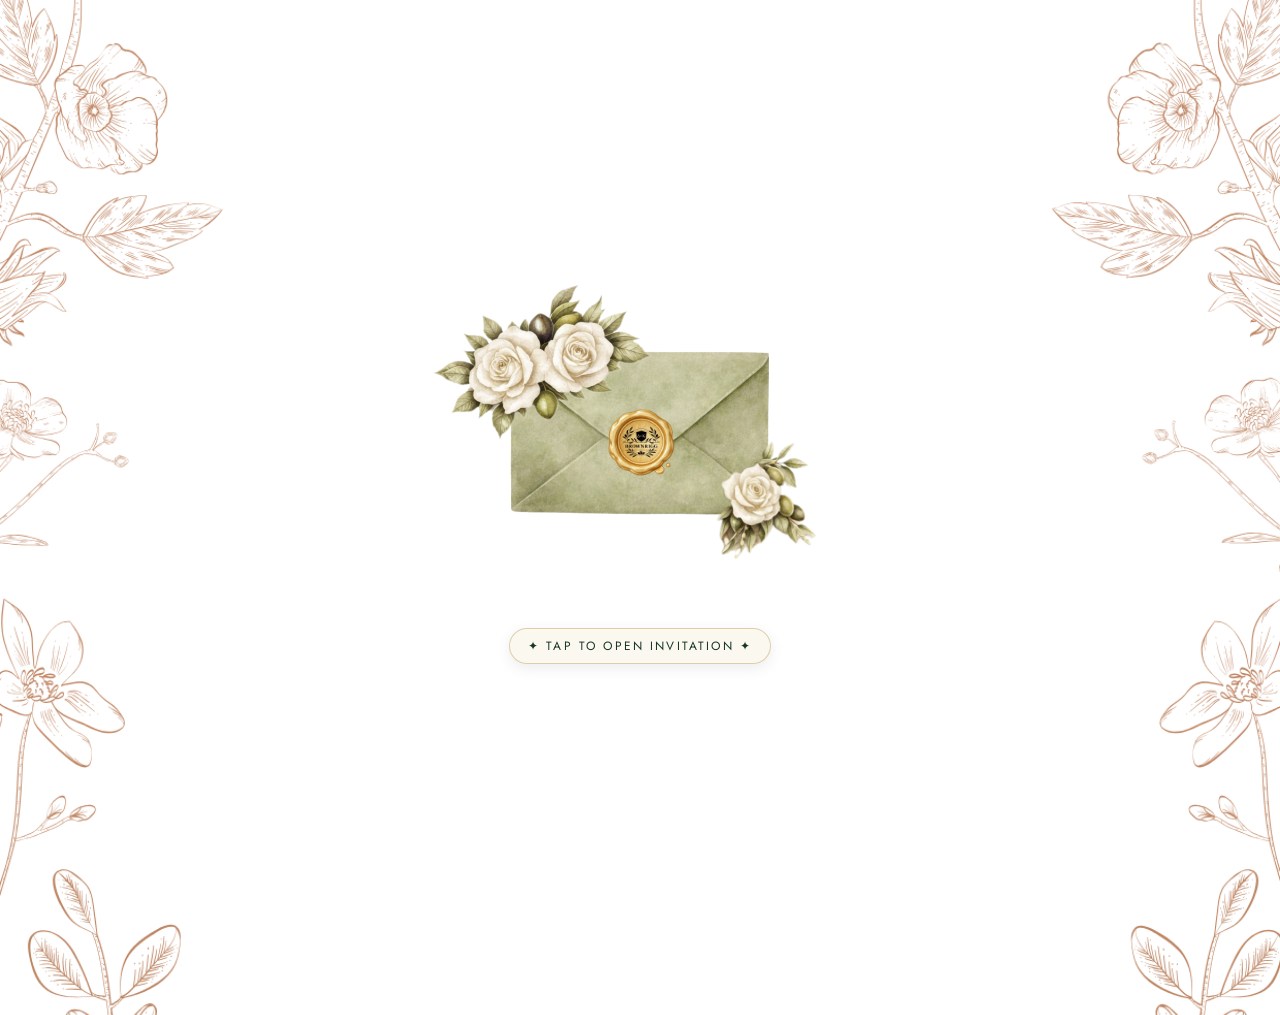
<file: index.html>
<!doctype html>
<html lang="en">
  <head>
    <meta charset="UTF-8" />
    <meta name="viewport" content="width=device-width, initial-scale=1.0, maximum-scale=5.0, user-scalable=yes" />
    <title>Yasar &amp; Zillaa — Wedding Invitation</title>

    <!-- WhatsApp & Social Media Preview Cards -->
    <meta property="og:type" content="website" />
    <meta property="og:title" content="✨ Wedding Invitation | Yasar &amp; Zillaa" />
    <meta property="og:description" content="Arshul Ahmed SV &amp; Rasheeda KV cordially invite your esteemed presence with family to celebrate the wedding of Yasar &amp; Zillaa on Saturday, 14 November 2026 at New Castle Auditorium." />
    <meta property="og:image" content="assets/images/reference-envelope.jpg" />
    <meta property="og:image:width" content="1080" />
    <meta property="og:image:height" content="1920" />
    <meta name="theme-color" content="#f7f1e6" />

    <!-- Google Web Fonts -->
    <link rel="preconnect" href="https://fonts.googleapis.com" />
    <link rel="preconnect" href="https://fonts.gstatic.com" crossorigin />
    <link
      href="https://fonts.googleapis.com/css2?family=Cormorant+Garamond:ital,wght@0,400;0,500;0,600;1,400&family=Marcellus&family=Great+Vibes&family=Jost:wght@300;400;500;600&display=swap"
      rel="stylesheet"
    />

    <!-- Stylesheet -->
    <link rel="stylesheet" href="assets/css/style.css" />
  </head>
  <body class="scroll-locked">
    <!-- Background Audio Element -->
    <audio id="bg-music" src="assets/music/wedding-song.mp4" loop preload="auto" playsinline webkit-playsinline>
      <source src="assets/music/wedding-song.mp4" type="audio/mp4" />
      <source src="assets/music/wedding-song.mp3" type="audio/mpeg" />
    </audio>

    <!-- Ambient Texture -->
    <div class="bg-vein"></div>

    <div class="stage">
      <!-- =====================================================================
           1. ENVELOPE OPENING SCENE (LOTTIE ANIMATION)
           ===================================================================== -->
      <div class="envelope-scene" id="envelopeScene" title="Click to Open Invitation">
        <div id="envelope-lottie"></div>
        <div class="envelope-prompt" id="envelopePrompt">
          <span>✦ Tap to Open Invitation ✦</span>
        </div>
      </div>

      <!-- =====================================================================
           2. FULL INVITATION CARD
           ===================================================================== -->
      <div class="invitation-wrap" id="invitationWrap">
        <div class="card">
          <!-- 4 Ornate Gold Corner Brackets -->
          <span class="corner tl"></span>
          <span class="corner tr"></span>
          <span class="corner bl"></span>
          <span class="corner br"></span>

          <!-- Islamic Blessing -->
          <div class="bismillah-block">
            <div class="arabic">بِسْمِ اللَّهِ الرَّحْمَٰنِ الرَّحِيمِ</div>
            In the name of Allah,<br />the most Gracious, the most Merciful
          </div>

          <div class="divider"></div>

          <!-- Parents / Hosts Header -->
          <div class="parents" id="hostParents">
            Arshul Ahmed SV <span class="amp">&amp;</span> Rasheeda KV
          </div>

          <!-- Invitation Sentence -->
          <div class="invite-line">
            Cordially invite your esteemed presence with family on the
            auspicious occasion of the marriage of our son
          </div>

          <!-- The Couple -->
          <div class="couple">
            <!-- Groom -->
            <div class="person">
              <div class="person-name" id="groomName">Yasar</div>
              <div class="person-rel" id="groomRel">
                S/o Arshul Ahmed SV <span class="amp">&amp;</span> Rasheeda KV
              </div>
            </div>

            <!-- Botanical Leaf Separator -->
            <div class="couple-sep">
              <svg
                class="leaf"
                viewBox="0 0 26 52"
                fill="none"
                stroke="#b6903f"
                stroke-width="1.2"
              >
                <path d="M13 2v48" />
                <path d="M13 12c6 0 8 4 8 8s-4 6-8 4" />
                <path d="M13 28c-6 0-8 4-8 8s4 6 8 4" />
              </svg>
            </div>

            <!-- Bride -->
            <div class="person">
              <div class="person-name" id="brideName">Zillaa</div>
              <div class="person-rel" id="brideRel">
                D/o Fasal Rahman <span class="amp">&amp;</span> Mareena
              </div>
            </div>
          </div>

          <!-- Split Details: Date & Reception Timings -->
          <div class="details">
            <div class="detail-col">
              <div class="detail-label" id="eventDayOfWeek">Saturday</div>
              <div class="detail-main" id="eventDay">14</div>
              <div class="detail-sub" id="eventMonthYear">Nov 2026</div>
            </div>
            <div class="detail-divider"></div>
            <div class="detail-col">
              <div class="detail-label">Reception</div>
              <div class="detail-main" style="font-size: 21px;">1:00 PM <span style="font-size: 15px; color: var(--gold);">&amp;</span> 2:00 PM</div>
              <div class="detail-sub">Gents 1:00 PM · Ladies 2:00 PM</div>
            </div>
          </div>

          <!-- Venue Section -->
          <div class="venue-block">
            <div class="pin-icon">
              <svg
                width="18"
                height="18"
                viewBox="0 0 24 24"
                fill="none"
                stroke="currentColor"
                stroke-width="1.6"
              >
                <path
                  d="M12 22s7-7.4 7-12.5A7 7 0 0 0 5 9.5C5 14.6 12 22 12 22z"
                />
                <circle cx="12" cy="9.5" r="2.4" />
              </svg>
            </div>
            <div class="venue-label">Venue</div>
            <div class="venue-name" id="venueName">
              New Castle Auditorrium
            </div>

            <!-- Action Buttons: Map, Calendar, WhatsApp Share -->
            <div class="action-buttons-wrap">
              <a
                class="map-btn"
                id="venueMapLink"
                href="https://maps.app.goo.gl/fHWVf5iQmfUE1r3EA"
                target="_blank"
                rel="noopener"
              >
                <svg width="15" height="15" viewBox="0 0 24 24" fill="none" stroke="currentColor" stroke-width="2">
                  <path d="M21 10c0 7-9 13-9 13s-9-6-9-13a9 9 0 0 1 18 0z"></path>
                  <circle cx="12" cy="10" r="3"></circle>
                </svg>
                <span>View on map</span>
              </a>

              <button class="action-btn" id="addToCalBtn" type="button">
                <svg width="15" height="15" viewBox="0 0 24 24" fill="none" stroke="currentColor" stroke-width="2">
                  <rect x="3" y="4" width="18" height="18" rx="2" ry="2"></rect>
                  <line x1="16" y1="2" x2="16" y2="6"></line>
                  <line x1="8" y1="2" x2="8" y2="6"></line>
                  <line x1="3" y1="10" x2="21" y2="10"></line>
                </svg>
                <span>Add to Calendar</span>
              </button>

              <button class="action-btn" id="shareWaBtn" type="button">
                <svg width="15" height="15" viewBox="0 0 24 24" fill="currentColor">
                  <path d="M12.031 2C6.5 2 2 6.477 2 12c0 1.99.585 3.844 1.597 5.409L2.062 22l4.757-1.492C8.307 21.468 10.111 22 12.031 22c5.532 0 10.031-4.477 10.031-10s-4.5-10-10.031-10zm0 18.25c-1.685 0-3.277-.487-4.63-1.326l-.332-.205-2.825.886.9-2.732-.224-.356C4.015 15.08 3.531 13.58 3.531 12c0-4.687 3.813-8.5 8.5-8.5s8.5 3.813 8.5 8.5-3.813 8.5-8.5 8.5zm4.67-6.377c-.256-.128-1.514-.748-1.748-.834-.235-.085-.406-.128-.577.128-.17.256-.662.834-.812 1.005-.15.17-.3.192-.556.064-.256-.128-1.082-.399-2.06-1.272-.763-.68-1.278-1.52-1.428-1.777-.15-.256-.016-.395.112-.522.115-.114.256-.299.384-.448.128-.15.171-.256.257-.427.085-.17.042-.32-.022-.448-.064-.128-.577-1.39-.79-1.902-.207-.5-.418-.432-.577-.44l-.491-.009c-.17 0-.448.064-.683.32-.235.256-.897.876-.897 2.137s.918 2.479 1.046 2.65c.128.17 1.808 2.76 4.38 3.87 2.573 1.11 2.573.74 3.033.7c.46-.04 1.514-.62 1.728-1.22.213-.6.213-1.11.15-1.22-.064-.11-.235-.17-.491-.298z"/>
                </svg>
                <span>Share Invitation</span>
              </button>
            </div>
          </div>

          <!-- Countdown Timer -->
          <div class="countdown" id="countdown">
            <div class="cd-unit">
              <div class="cd-num" id="cd-days">–</div>
              <div class="cd-label">Days</div>
            </div>
            <div class="cd-unit">
              <div class="cd-num" id="cd-hours">–</div>
              <div class="cd-label">Hrs</div>
            </div>
            <div class="cd-unit">
              <div class="cd-num" id="cd-mins">–</div>
              <div class="cd-label">Min</div>
            </div>
            <div class="cd-unit">
              <div class="cd-num" id="cd-secs">–</div>
              <div class="cd-label">Sec</div>
            </div>
          </div>

        

        <!-- Footer Tagline -->
        <div class="footer-note" id="footerNote">Yasar &amp; Zillaa · 14.11.2026</div>
      </div>
    </div>

    <!-- Floating Sound / Mute Button -->
    <button id="mute-btn" class="mute-btn hidden" aria-label="Toggle sound" type="button">
      <svg
        id="icon-unmuted"
        viewBox="0 0 24 24"
        fill="none"
        stroke="currentColor"
        stroke-width="1.6"
        stroke-linecap="round"
        stroke-linejoin="round"
      >
        <polygon points="11 5 6 9 2 9 2 15 6 15 11 19 11 5"></polygon>
        <path d="M19.07 4.93a10 10 0 0 1 0 14.14M15.54 8.46a5 5 0 0 1 0 7.07"></path>
      </svg>
      <svg
        id="icon-muted"
        viewBox="0 0 24 24"
        fill="none"
        stroke="currentColor"
        stroke-width="1.6"
        stroke-linecap="round"
        stroke-linejoin="round"
        style="display: none"
      >
        <polygon points="11 5 6 9 2 9 2 15 6 15 11 19 11 5"></polygon>
        <line x1="23" y1="9" x2="17" y2="15"></line>
        <line x1="17" y1="9" x2="23" y2="15"></line>
      </svg>
    </button>

    <!-- Core Scripts -->
    <script src="assets/js/lottie.min.js"></script>
    <script src="assets/js/wedding-config.js"></script>
    <script src="assets/js/main.js"></script>
  </body>
</html>
</file>
<file: assets/css/style.css>
/* ==============================================================================
   CINEMATIC DIGITAL WEDDING INVITATION - YASAR & ZILLAA
   Aesthetic: Minimalist Luxury, Botanical Cream & Sage Green Gold
   Mobile-First, Responsive & High Performance
   ============================================================================== */

:root {
  --ink: #2b2a26;
  --cream: #f7f1e6;
  --paper: #fbf7ee;
  --deep: #173626;
  --deep-2: #0f2a1c;
  --gold: #b6903f;
  --gold-light: #dcc383;
  --sage: #7c9077;
  --line: #c9b98a;
}

* {
  box-sizing: border-box;
  margin: 0;
  padding: 0;
  -webkit-tap-highlight-color: transparent;
}

html {
  -webkit-text-size-adjust: 100%;
  text-size-adjust: 100%;
  scroll-behavior: smooth;
}

body {
  min-height: 100vh;
  min-height: 100dvh;
  background: url("../images/bg.png") center/cover no-repeat fixed;
  background-color: #faf6ee;
  font-family: "Jost", -apple-system, BlinkMacSystemFont, "Segoe UI", Roboto, sans-serif;
  color: var(--ink);
  overflow-x: hidden;
  width: 100%;
  display: flex;
  align-items: center;
  justify-content: center;
  position: relative;
  text-rendering: optimizeLegibility;
  -webkit-font-smoothing: antialiased;
}

body.scroll-locked {
  overflow: hidden !important;
  height: 100vh;
  height: 100dvh;
}

/* Ambient Subtle Texture Overlay */
.bg-vein {
  position: fixed;
  inset: 0;
  pointer-events: none;
  z-index: 0;
  opacity: 0.45;
  background-image:
    radial-gradient(1px 1px at 20% 30%, rgba(220, 195, 131, 0.35) 0, transparent 60%),
    radial-gradient(1px 1px at 80% 20%, rgba(220, 195, 131, 0.25) 0, transparent 60%),
    radial-gradient(1px 1px at 60% 80%, rgba(220, 195, 131, 0.3) 0, transparent 60%),
    radial-gradient(1px 1px at 30% 70%, rgba(220, 195, 131, 0.2) 0, transparent 60%);
}

/* ==============================================================================
   STAGE / ENVELOPE OPENING SCENE
   ============================================================================== */
.stage {
  position: relative;
  width: 100%;
  min-height: 100vh;
  min-height: 100dvh;
  display: flex;
  align-items: center;
  justify-content: center;
  z-index: 1;
  padding: 30px 16px;
}

.envelope-scene {
  display: flex;
  flex-direction: column;
  align-items: center;
  justify-content: center;
  gap: 16px;
  transition: opacity 0.6s ease, transform 0.6s ease;
  will-change: transform, opacity;
  cursor: pointer;
  max-width: 100%;
}

.envelope-scene.hidden {
  opacity: 0;
  transform: scale(0.92);
  pointer-events: none;
  position: absolute;
}

#envelope-lottie {
  width: min(520px, 94vw);
  max-height: 70vh;
  cursor: pointer;
  mix-blend-mode: multiply;
  transition: transform 0.3s ease;
}

#envelope-lottie:hover {
  transform: scale(1.02);
}

.envelope-prompt {
  display: inline-flex;
  align-items: center;
  gap: 8px;
  font-family: "Jost", sans-serif;
  font-size: 12px;
  letter-spacing: 0.18em;
  text-transform: uppercase;
  color: var(--deep);
  background: rgba(251, 247, 238, 0.85);
  backdrop-filter: blur(8px);
  padding: 8px 18px;
  border-radius: 9999px;
  border: 1px solid rgba(182, 144, 63, 0.4);
  box-shadow: 0 4px 15px rgba(0, 0, 0, 0.08);
  animation: pulsePrompt 2.2s infinite ease-in-out;
  cursor: pointer;
}

@keyframes pulsePrompt {
  0% { transform: scale(1); opacity: 0.9; }
  50% { transform: scale(1.05); opacity: 1; border-color: var(--gold); }
  100% { transform: scale(1); opacity: 0.9; }
}

/* ==============================================================================
   FULL INVITATION CARD
   ============================================================================== */
.invitation-wrap {
  position: absolute;
  width: 100%;
  max-width: 580px;
  opacity: 0;
  transform: translateY(40px);
  transition: opacity 0.9s cubic-bezier(0.16, 1, 0.3, 1) 0.3s,
              transform 0.9s cubic-bezier(0.16, 1, 0.3, 1) 0.3s;
  pointer-events: none;
  will-change: transform, opacity;
}

.invitation-wrap.show {
  position: relative;
  opacity: 1;
  transform: translateY(0);
  pointer-events: auto;
}

.card {
  position: relative;
  background: rgba(251, 247, 238, 0.92);
  backdrop-filter: blur(12px);
  -webkit-backdrop-filter: blur(12px);
  border: 1px solid rgba(182, 144, 63, 0.5);
  box-shadow: 0 30px 80px rgba(0, 0, 0, 0.3), 0 4px 20px rgba(182, 144, 63, 0.15);
  padding: 54px 42px 46px;
  text-align: center;
  border-radius: 4px;
}

/* Inner Double Border */
.card::before {
  content: "";
  position: absolute;
  inset: 10px;
  border: 1px solid rgba(182, 144, 63, 0.35);
  pointer-events: none;
}

/* Elegant Corner Brackets */
.corner {
  position: absolute;
  width: 34px;
  height: 34px;
  border: 1px solid var(--gold);
  opacity: 0.75;
  pointer-events: none;
}
.corner.tl {
  top: 14px;
  left: 14px;
  border-right: none;
  border-bottom: none;
}
.corner.tr {
  top: 14px;
  right: 14px;
  border-left: none;
  border-bottom: none;
}
.corner.bl {
  bottom: 14px;
  left: 14px;
  border-right: none;
  border-top: none;
}
.corner.br {
  bottom: 14px;
  right: 14px;
  border-left: none;
  border-top: none;
}

/* Bismillah & Islamic Heading */
.bismillah-block {
  font-family: "Marcellus", serif;
  font-size: 12.5px;
  letter-spacing: 0.12em;
  text-transform: uppercase;
  color: #5c5747;
  line-height: 1.9;
}

.arabic {
  font-size: 28px;
  color: var(--deep);
  margin-bottom: 8px;
  font-family: "Marcellus", serif;
  direction: rtl;
}

.divider {
  width: 64px;
  height: 1px;
  background: var(--gold);
  margin: 22px auto;
  opacity: 0.6;
}

/* Parents Section */
.parents {
  font-family: "Marcellus", serif;
  font-size: 20px;
  letter-spacing: 0.03em;
  color: var(--deep);
  line-height: 1.6;
}
.parents .amp {
  color: var(--gold);
  font-style: italic;
  padding: 0 6px;
}

.invite-line {
  font-family: "Cormorant Garamond", serif;
  font-size: 16.5px;
  line-height: 1.75;
  color: #4a4638;
  margin-top: 18px;
  max-width: 420px;
  margin-left: auto;
  margin-right: auto;
}

/* Couple Names & Relations */
.couple {
  display: flex;
  align-items: center;
  justify-content: center;
  gap: 20px;
  margin-top: 36px;
  flex-wrap: wrap;
}

.person {
  flex: 1;
  min-width: 190px;
  display: flex;
  flex-direction: column;
  align-items: center;
  justify-content: center;
}

.person-name {
  font-family: "Great Vibes", cursive;
  font-size: 46px;
  color: var(--deep);
  line-height: 1.15;
  margin-bottom: 8px;
}

.person-rel {
  font-family: "Jost", sans-serif;
  font-size: 13.5px;
  color: #333026;
  margin-top: 0;
  line-height: 1.6;
  letter-spacing: 0.02em;
}

.couple-sep {
  display: flex;
  align-items: center;
  justify-content: center;
}

.leaf {
  width: 26px;
  height: 52px;
  opacity: 0.8;
}

/* Details Section (Date & Reception Timings Split) */
.details {
  display: flex;
  align-items: stretch;
  justify-content: center;
  gap: 0;
  margin-top: 40px;
  border-top: 1px solid rgba(182, 144, 63, 0.4);
  border-bottom: 1px solid rgba(182, 144, 63, 0.4);
  padding: 22px 0;
}

.detail-col {
  flex: 1;
  display: flex;
  flex-direction: column;
  align-items: center;
  justify-content: center;
  padding: 0 14px;
}

.detail-label {
  font-family: "Jost", sans-serif;
  font-size: 11px;
  letter-spacing: 0.16em;
  text-transform: uppercase;
  color: #7a755f;
  margin-bottom: 6px;
}

.detail-main {
  font-family: "Marcellus", serif;
  font-size: 26px;
  color: var(--deep);
  line-height: 1.2;
}

.detail-sub {
  font-family: "Cormorant Garamond", serif;
  font-size: 16px;
  color: #4a4638;
  margin-top: 2px;
}

.detail-divider {
  width: 1px;
  background: rgba(182, 144, 63, 0.4);
  margin: 4px 8px;
}

/* Venue Block */
.venue-block {
  margin-top: 32px;
}

.pin-icon {
  margin-top: 8px;
  color: var(--gold);
}

.venue-label {
  font-family: "Jost", sans-serif;
  font-size: 11px;
  letter-spacing: 0.16em;
  text-transform: uppercase;
  color: #7a755f;
  margin-top: 4px;
}

.venue-name {
  font-family: "Cormorant Garamond", serif;
  font-size: 21px;
  font-weight: 600;
  color: var(--deep);
  margin-top: 6px;
  letter-spacing: 0.02em;
}

/* Action Buttons */
.action-buttons-wrap {
  display: flex;
  flex-wrap: wrap;
  justify-content: center;
  gap: 12px;
  margin-top: 18px;
}

.map-btn, .action-btn {
  display: inline-flex;
  align-items: center;
  gap: 8px;
  padding: 10px 22px;
  border: 1px solid var(--gold);
  color: var(--deep);
  text-decoration: none;
  font-family: "Jost", sans-serif;
  font-size: 12.5px;
  letter-spacing: 0.08em;
  text-transform: uppercase;
  background: transparent;
  cursor: pointer;
  border-radius: 2px;
  transition: background 0.3s ease, color 0.3s ease, transform 0.2s ease;
}

.map-btn:hover, .action-btn:hover {
  background: var(--gold);
  color: #fff;
  transform: translateY(-2px);
}

/* Countdown Timer */
.countdown {
  margin-top: 36px;
  display: flex;
  justify-content: center;
  gap: 16px;
}

.cd-unit {
  text-align: center;
}

.cd-num {
  font-family: "Marcellus", serif;
  font-size: 24px;
  color: var(--deep);
  background: #ffffff;
  border: 1px solid rgba(182, 144, 63, 0.5);
  width: 58px;
  height: 58px;
  display: flex;
  align-items: center;
  justify-content: center;
  box-shadow: 0 2px 6px rgba(0, 0, 0, 0.05);
}

.cd-label {
  font-family: "Jost", sans-serif;
  font-size: 9.5px;
  letter-spacing: 0.1em;
  text-transform: uppercase;
  color: #8a8570;
  margin-top: 6px;
}

/* Sign-off & Kith & Kin */
.well-wish {
  font-family: "Cormorant Garamond", serif;
  font-style: italic;
  font-size: 15px;
  color: #7a755f;
  margin-top: 36px;
}

.kith-kin {
  font-family: "Great Vibes", cursive;
  font-size: 34px;
  color: var(--deep);
  margin-top: 4px;
}

/* Footer Tagline */
.footer-note {
  margin-top: 38px;
  font-family: "Jost", sans-serif;
  font-size: 11px;
  color: var(--ink);
  text-shadow: 0 1px 4px rgba(255, 255, 255, 0.8);
  letter-spacing: 0.08em;
  text-align: center;
}

/* ==============================================================================
   MUTE / SOUND BUTTON
   ============================================================================== */
.mute-btn {
  position: fixed;
  top: 24px;
  right: 24px;
  width: 44px;
  height: 44px;
  background: rgba(251, 247, 238, 0.9);
  backdrop-filter: blur(10px);
  -webkit-backdrop-filter: blur(10px);
  border: 1px solid rgba(182, 144, 63, 0.4);
  border-radius: 50%;
  display: flex;
  align-items: center;
  justify-content: center;
  color: var(--deep);
  cursor: pointer;
  z-index: 999;
  box-shadow: 0 4px 14px rgba(0, 0, 0, 0.12);
  transition: opacity 0.5s ease, transform 0.5s ease, background 0.2s ease;
}

.mute-btn:hover {
  background: #ffffff;
  transform: scale(1.05);
}

.mute-btn.hidden {
  opacity: 0;
  pointer-events: none;
  transform: translateY(20px) scale(0.9);
}

.mute-btn svg {
  width: 20px;
  height: 20px;
}

/* ==============================================================================
   RESPONSIVE DESIGN (MOBILE-FIRST)
   ============================================================================== */
@media (max-width: 480px) {
  .stage {
    padding: 20px 12px;
  }
  .card {
    padding: 42px 20px 36px;
  }
  .parents {
    font-size: 18px;
  }
  .couple {
    gap: 12px;
  }
  .person {
    min-width: 140px;
  }
  .person-name {
    font-size: 38px;
  }
  .detail-main {
    font-size: 21px;
  }
  .countdown {
    gap: 10px;
  }
  .cd-num {
    width: 48px;
    height: 48px;
    font-size: 19px;
  }
  .action-buttons-wrap {
    flex-direction: column;
    align-items: center;
  }
  .map-btn, .action-btn {
    width: 100%;
    max-width: 280px;
    justify-content: center;
  }
}

@media (prefers-reduced-motion: reduce) {
  .envelope-scene,
  .invitation-wrap,
  .envelope-prompt {
    transition: none !important;
    animation: none !important;
  }
}
</file>
